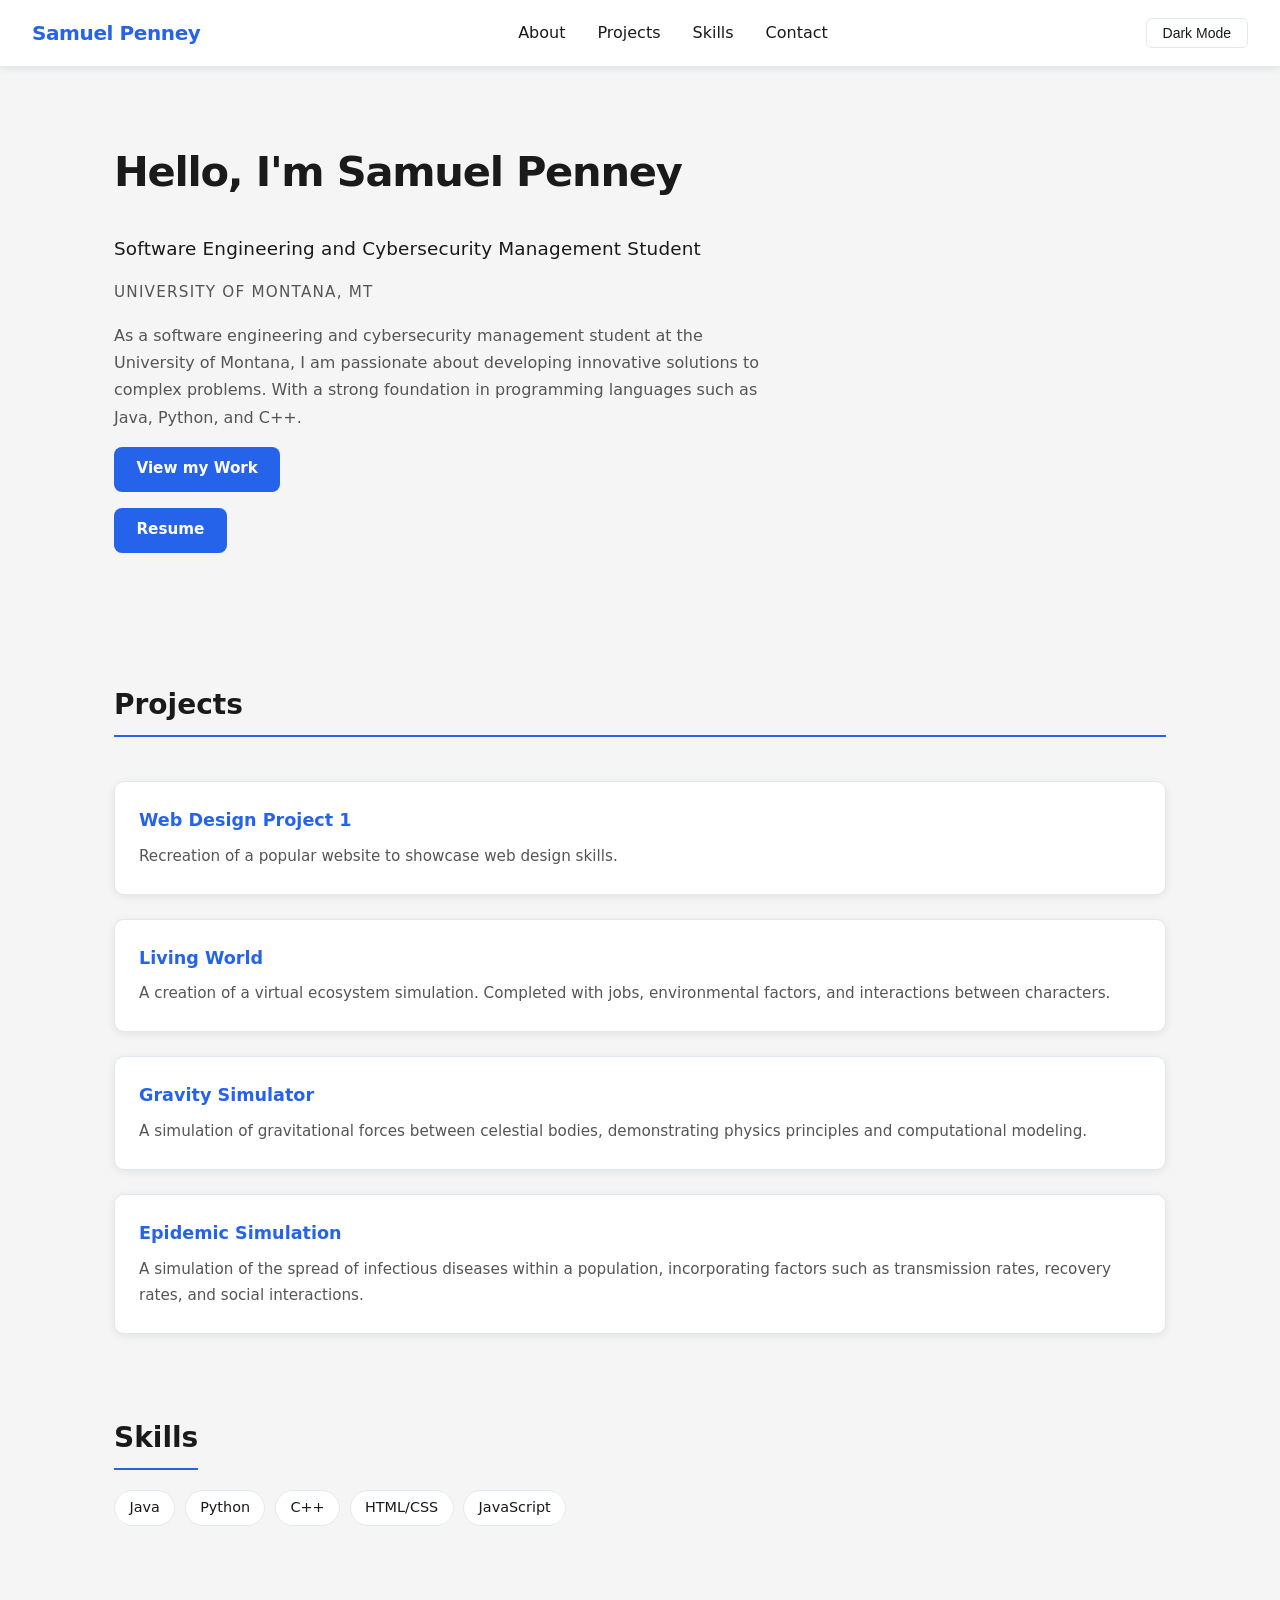
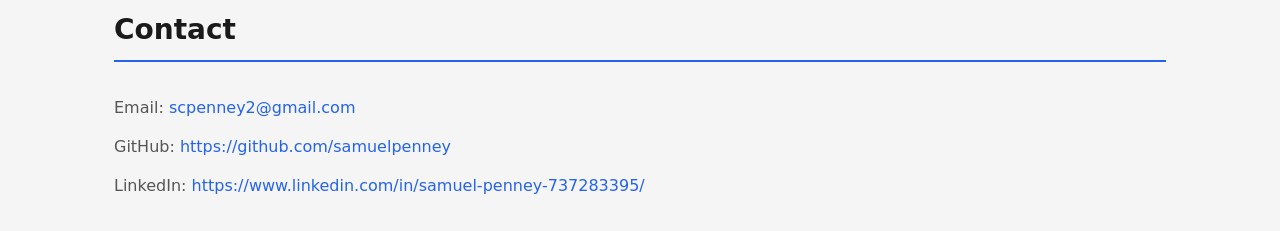
<file: index.html>
<!doctype html>
<html lang="en">
  <head>
    <meta charset="UTF-8" />
    <meta name="viewport" content="width=device-width, initial-scale=1.0" />
    <title>Portfolio Main Page</title>
    <link rel="stylesheet" href="./styles/styles.css" />
  </head>
  <body>
    <header id="page-header" class="page-header">
      <a href="index.html" class="logo">
        <span>Samuel Penney</span>
      </a>
      <nav class="prim-nav">
        <ul class="prim-link-list">
          <li><a href="#about" class="prim-link">About</a></li>
          <li><a href="#projects" class="prim-link">Projects</a></li>
          <li><a href="#skills" class="prim-link">Skills</a></li>
          <li><a href="#contact" class="prim-link">Contact</a></li>
        </ul>
      </nav>
      <button id="theme-toggle" type="button">Dark Mode</button>
    </header>
    <main id="main-content">
      <section id="about">
        <h2>Hello, I'm Samuel Penney</h2>
        <h3>Software Engineering and Cybersecurity Management Student</h3>
        <h4>University of Montana, MT</h4>
        <p>
          As a software engineering and cybersecurity management student at the
          University of Montana, I am passionate about developing innovative
          solutions to complex problems. With a strong foundation in programming
          languages such as Java, Python, and C++.
        </p>
        <a href="#projects" class="button">View my Work</a>
        <a href="resume.html" class="button">Resume</a>
      </section>
      <section id="projects">
        <h2>Projects</h2>
        <section id="project-card">
          <a href="https://github.com/samuelpenney/penney-csci181-p1" class="project-title">
            <h3>Web Design Project 1</h3>
          </a>
          <section class="project-desc">
            <p>Recreation of a popular website to showcase web design skills.</p>
          </section>
        </section>
        <section id="project-card">
          <a href="https://github.com/samuelpenney/LivingWorld" class="project-title">
            <h3>Living World</h3>
          </a>
          <section class="project-desc">
            <p>A creation of a virtual ecosystem simulation. Completed with jobs, environmental factors, and interactions between characters.</p>
          </section>
        </section>
        <section id="project-card">
          <a href="https://github.com/samuelpenney/GravitySim" class="project-title">
            <h3>Gravity Simulator</h3>
          </a>
          <section class="project-desc">
            <p>A simulation of gravitational forces between celestial bodies, demonstrating physics principles and computational modeling.</p>
          </section>
        </section>
        <section id="project-card">
          <a href="https://github.com/samuelpenney/PandemicSim" class="project-title">
            <h3>Epidemic Simulation</h3>
          </a>
          <section class="project-desc">
            <p>A simulation of the spread of infectious diseases within a population, incorporating factors such as transmission rates, recovery rates, and social interactions.</p>
          </section>
        </section>
      </section>
      <section id="skills">
        <h2>Skills</h2>
        <section id="skills-list">
          <ul>
            <li>Java</li>
            <li>Python</li>
            <li>C++</li>
            <li>HTML/CSS</li>
            <li>JavaScript</li>
          </ul>
        </section>
      </section>
      <section id="contact">
        <h2>Contact</h2>
        <p>
          Email: 
          <a href="mailto:scpenney2@gmail.com">scpenney2@gmail.com</a>
        </p>
        <p>
          GitHub:
          <a href="https://github.com/samuelpenney" target="_blank">https://github.com/samuelpenney</a>
        </p>
        <p>
          LinkedIn:
          <a href="https://www.linkedin.com/in/samuel-penney-737283395/" target="_blank">https://www.linkedin.com/in/samuel-penney-737283395/</a>
        </p>
      </section>
    </main>
    <script src="./scripts/theme.js"></script>
  </body>
</html>
</file>
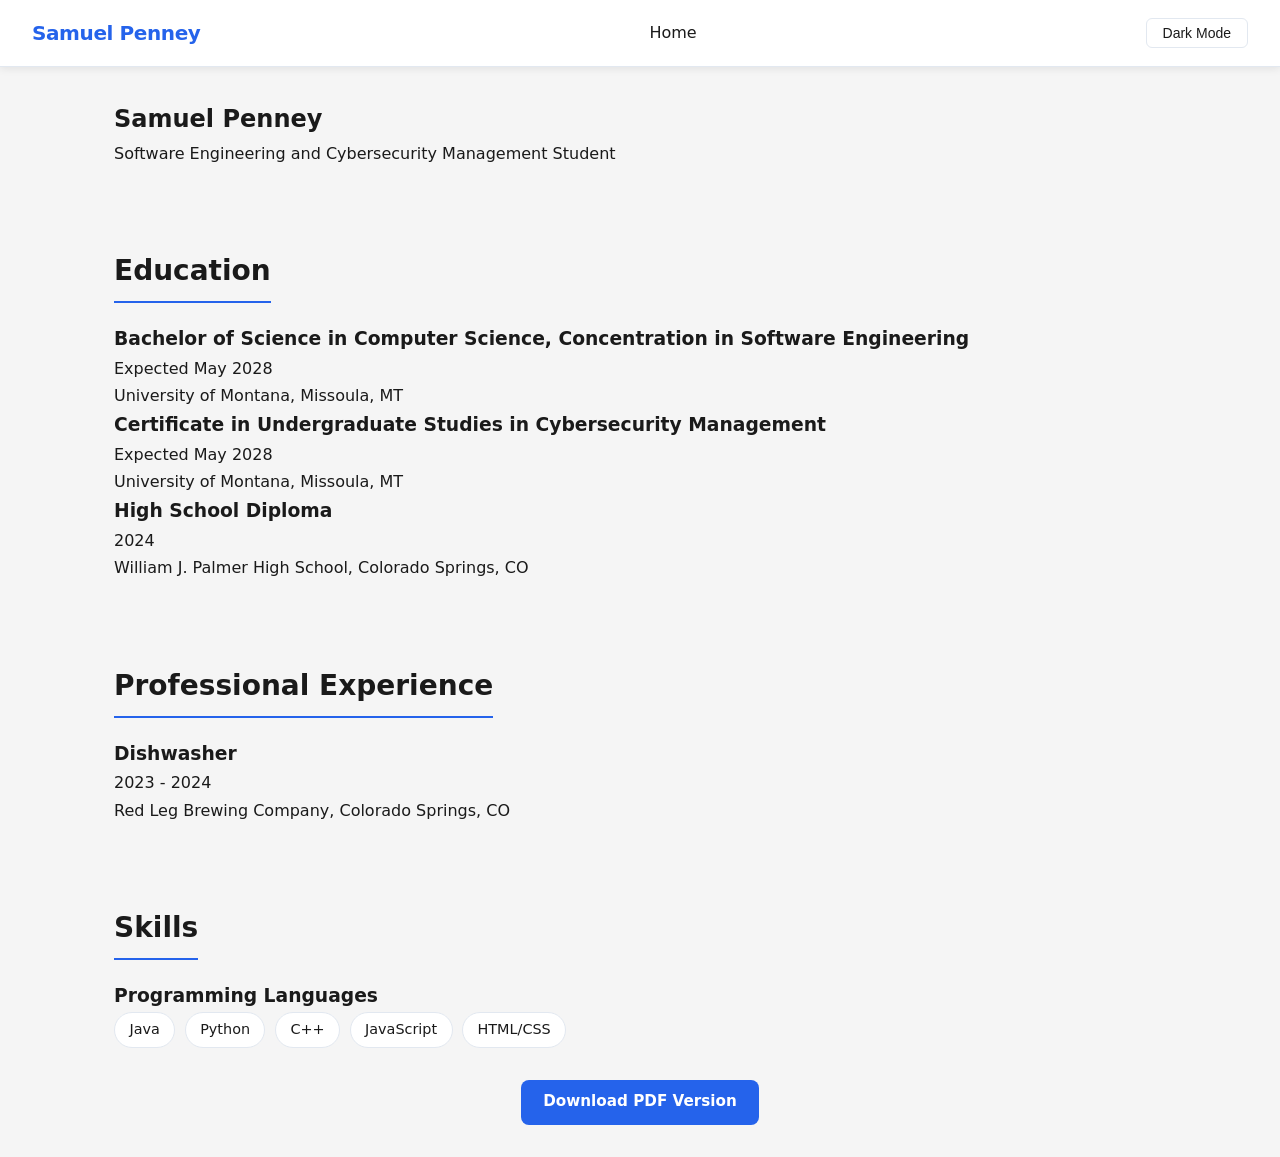
<file: resume.html>
<!DOCTYPE html>
<html lang="en">
<head>
    <meta charset="UTF-8">
    <meta name="viewport" content="width=device-width, initial-scale=1.0">
    <title>Samuel Portfolio Resume Page</title>
    <link rel="stylesheet" href="styles/styles.css" />
</head>
<body>
    <header id="page-header" class="page-header">
        <a href="index.html" class="logo">
            <span>Samuel Penney</span>
        </a>
        <nav class="prim-nav">
          <ul class="prim-link-list">
            <li><a href="index.html" class="prim-link">Home</a></li>
          </ul>
        </nav>
        <button id="theme-toggle" type="button">Dark Mode</button>
    </header>
    <main id="main-content" class="resume-container">
        <section id="resume-header">
            <h1>Samuel Penney</h1>
            <p class="resume-subtitle">Software Engineering and Cybersecurity Management Student</p>
        </section>
        <section class="resume-section">
        <h2>Education</h2>
        <section class="resume-entry">
          <section class="entry-header">
            <h3>Bachelor of Science in Computer Science, Concentration in Software Engineering</h3>
            <span class="date">Expected May 2028</span>
          </section>
          <p class="institution">University of Montana, Missoula, MT</p>
        </section>
        <section class="resume-entry">
          <section class="entry-header">
            <h3>Certificate in Undergraduate Studies in Cybersecurity Management</h3>
            <span class="date">Expected May 2028</span>
          </section>
          <p class="institution">University of Montana, Missoula, MT</p>
        </section>
        <section class="resume-entry">
          <section class="entry-header">
            <h3>High School Diploma</h3>
            <span class="date">2024</span>
          </section>
          <p class="institution">
            William J. Palmer High School, Colorado Springs, CO
          </p>
        </section>
      </section>
      <section class="resume-section">
        <h2>Professional Experience</h2>
        <section class="resume-entry">
            <section class="entry-header">
                <h3>Dishwasher</h3>
                <span class="date">2023 - 2024</span>
            </section>
            <p class="institution">
                Red Leg Brewing Company, Colorado Springs, CO
            </p>
        </section>
      </section>
      <section class="resume-section">
        <h2>Skills</h2>
        <section class="resume-entry">
            <section class="entry-header">
                <h3>Programming Languages</h3>
            </section>
            <section id="skills-list">
                <ul>
                  <li>Java</li>
                  <li>Python</li>
                  <li>C++</li>
                  <li>JavaScript</li>
                  <li>HTML/CSS</li>
                </ul>
        </section>
      </section>
    </main>
    <footer>
        <section class="pdf-download">
          <a href="/SamuelPenney.pdf" class="pdf-link-button" download>Download PDF Version</a>
        </section>
    </footer>
    <script src="./scripts/theme.js"></script>
</body>
</html>
</file>
<file: styles/styles.css>
@import url("https://fonts.googleapis.com/css2?family=JetBrains+Mono:ital,wght@0,100..800;1,100..800&display=swap");

*,
*::before,
*::after {
  box-sizing: border-box;
  margin: 0;
  padding: 0;
}

:root {
  --bg: #f5f5f5;
  --surface: #ffffff;
  --text: #1a1a1a;
  --text-muted: #555555;
  --accent: #2563eb;
  --accent-hover: #1d4ed8;
  --border: #e2e8f0;
  --header-bg: #ffffff;
  --card-bg: #ffffff;
  --shadow: 0 2px 8px rgba(0, 0, 0, 0.08);
}

body {
  font-family: "Segoe UI", system-ui, sans-serif;
  background-color: var(--bg);
  color: var(--text);
  line-height: 1.7;
}

body.dark {
  --bg: #0f172a;
  --surface: #1e293b;
  --text: #e2e8f0;
  --text-muted: #94a3b8;
  --accent: #60a5fa;
  --accent-hover: #93c5fd;
  --border: #334155;
  --header-bg: #1e293b;
  --card-bg: #1e293b;
  --shadow: 0 2px 8px rgba(0, 0, 0, 0.4);
}

.page-header {
  position: sticky;
  top: 0;
  z-index: 100;
  display: flex;
  align-items: center;
  justify-content: space-between;
  flex-wrap: wrap;
  gap: 0.75rem;
  padding: 1rem 2rem;
  background-color: var(--header-bg);
  border-bottom: 1px solid var(--border);
  box-shadow: var(--shadow);
}

.logo {
  text-decoration: none;
  font-size: 1.25rem;
  font-weight: 700;
  color: var(--accent);
  letter-spacing: -0.02em;
}

.prim-nav {
  flex: 1;
  display: flex;
  justify-content: center;
}

.prim-link-list {
  display: flex;
  gap: 2rem;
  list-style: none;
}

.prim-link {
  text-decoration: none;
  color: var(--text);
  font-weight: 500;
  transition: color 0.2s;
}

.prim-link:hover {
  color: var(--accent);
}

#theme-toggle {
  padding: 0.4rem 1rem;
  border: 1px solid var(--border);
  border-radius: 6px;
  background-color: transparent;
  color: var(--text);
  cursor: pointer;
  font-size: 0.875rem;
  font-weight: 500;
  transition:
    background-color 0.2s,
    color 0.2s;
}

#theme-toggle:hover {
  background-color: var(--accent);
  color: #fff;
  border-color: var(--accent);
}

#main-content {
  max-width: 1100px;
  margin: 0 auto;
  padding: 2rem 1.5rem;
  display: flex;
  flex-direction: column;
  gap: 5rem;
}

section > h2 {
  font-size: 1.75rem;
  font-weight: 700;
  margin-bottom: 1.25rem;
  color: var(--text);
  border-bottom: 2px solid var(--accent);
  padding-bottom: 0.4rem;
  display: inline-block;
}

#about {
  display: flex;
  flex-direction: column;
  gap: 1rem;
  padding: 3rem 0;
}

#about h2 {
  font-size: 2.6rem;
  font-weight: 800;
  border: none;
  padding: 0;
  line-height: 1.2;
  letter-spacing: -0.03em;
  
}

#about h3 {
  color: var(--text);
  font-size: 1.15rem;
  font-weight: 500;
  letter-spacing: 0.01em;
}

#about h4 {
  color: var(--text-muted);
  font-size: 0.95rem;
  font-weight: 400;
  text-transform: uppercase;
  letter-spacing: 0.08em;
}

#about p {
  max-width: 65ch;
  color: var(--text-muted);
}

#about .button {
  align-self: flex-start;
}

.button {
  display: inline-block;
  padding: 0.6rem 1.4rem;
  border-radius: 8px;
  background-color: var(--accent);
  color: #fff;
  text-decoration: none;
  font-weight: 600;
  font-size: 0.95rem;
  transition:
    background-color 0.2s,
    transform 0.1s;
  margin-right: 0.75rem;
}

.button:hover {
  background-color: var(--accent-hover);
  transform: translateY(-1px);
}

.pdf-download {
  display: flex;
  justify-content: center;
  padding-bottom: 2rem;
}

.pdf-link-button {
  display: inline-block;
  padding: 0.6rem 1.4rem;
  border-radius: 8px;
  background-color: var(--accent);
  color: #fff;
  text-decoration: none;
  font-weight: 600;
  font-size: 0.95rem;
  transition:
    background-color 0.2s,
    transform 0.1s;
}

.pdf-link-button:hover {
  background-color: var(--accent-hover);
  transform: translateY(-1px);
}

#projects {
  display: flex;
  flex-direction: column;
  gap: 1.5rem;
}

#project-card {
  background-color: var(--card-bg);
  border: 1px solid var(--border);
  border-radius: 10px;
  padding: 1.5rem;
  box-shadow: var(--shadow);
  transition:
    transform 0.2s,
    box-shadow 0.2s;
  display: grid;
  grid-template-columns: 1fr;
  gap: 0.5rem;
}

#project-card:hover {
  transform: translateY(-3px);
  box-shadow: 0 6px 20px rgba(0, 0, 0, 0.12);
}

.project-title {
  text-decoration: none;
  color: var(--accent);
  font-weight: 600;
}

.project-title h3 {
  font-size: 1.1rem;
}

.project-title:hover h3 {
  text-decoration: underline;
}

.project-desc p {
  color: var(--text-muted);
  font-size: 0.95rem;
}

#skills-list ul {
  display: flex;
  flex-wrap: wrap;
  gap: 0.6rem;
  list-style: none;
}

#skills-list li {
  background-color: var(--surface);
  border: 1px solid var(--border);
  border-radius: 20px;
  padding: 0.3rem 0.9rem;
  font-size: 0.9rem;
  font-weight: 500;
  color: var(--text);
}

#contact {
  display: flex;
  flex-direction: column;
  gap: 0.75rem;
}

#contact p {
  color: var(--text-muted);
}

#contact a {
  color: var(--accent);
  text-decoration: none;
}

#contact a:hover {
  text-decoration: underline;
}

@media (max-width: 640px) {
  .page-header {
    flex-direction: column;
    align-items: flex-start;
    padding: 1rem;
  }

  .prim-link-list {
    gap: 1rem;
    flex-wrap: wrap;
  }

  #about h2 {
    font-size: 1.5rem;
  }
}
</file>
